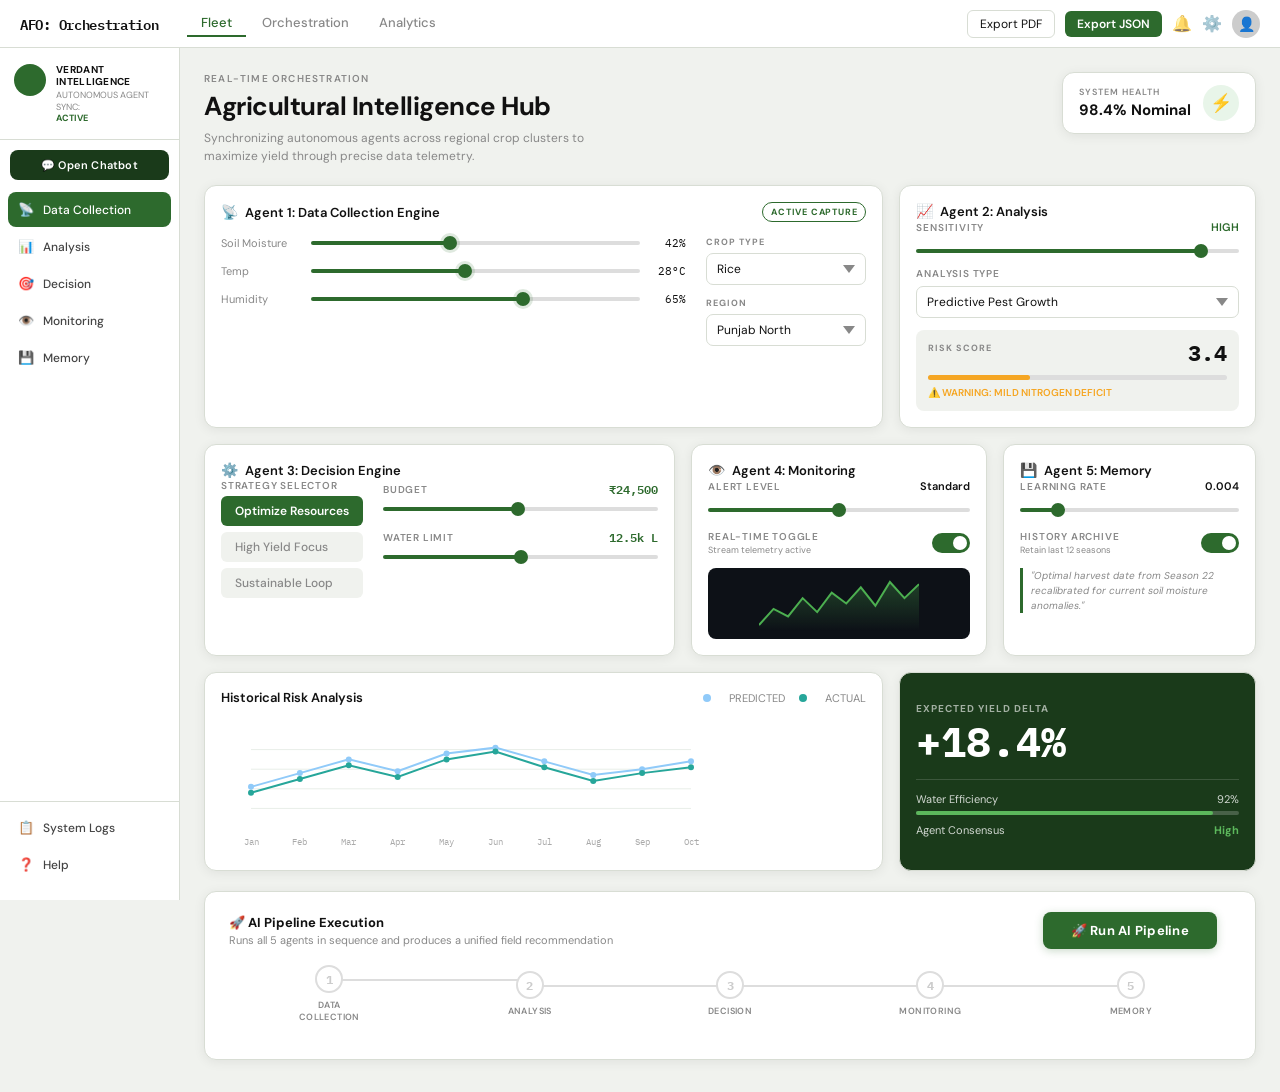
<file: frontend/index.html>
<!DOCTYPE html>
<html lang="en">
<head>
  <meta charset="UTF-8" />
  <meta name="viewport" content="width=device-width, initial-scale=1.0"/>
  <title>AFO: Orchestration – Agricultural Intelligence Hub</title>
  <link rel="stylesheet" href="index.css"/>
  <link href="https://fonts.googleapis.com/css2?family=IBM+Plex+Mono:wght@400;500;600&family=DM+Sans:wght@300;400;500;600;700&display=swap" rel="stylesheet"/>
</head>
<body>

<!-- CHATBOT POPUP -->
<div class="chatbot-popup hidden" id="chatbotPopup">
  <div class="chatbot-header">
    <div class="chatbot-header-title">
      <span class="chatbot-star-icon">✦</span>
      <span>NEURAL ASSISTANT</span>
    </div>
    <button class="chatbot-x-btn" id="chatbotClose" title="Close">✕</button>
  </div>
  <div class="chatbot-body" id="chatMessages">
    <div class="chat-msg-row bot-row">
      <div class="chat-avatar bot-av"></div>
      <div class="chat-bubble bot-bubble">How can I assist with field telemetry today?</div>
    </div>
  </div>
  <div class="chatbot-footer">
    <input type="text" class="chat-text-input" id="chatInput" placeholder="Type a command…" autocomplete="off"/>
    <button class="chat-send-btn" id="chatSend">
      <svg width="14" height="14" viewBox="0 0 24 24" fill="none" stroke="currentColor" stroke-width="2.5" stroke-linecap="round" stroke-linejoin="round">
        <line x1="22" y1="2" x2="11" y2="13"/>
        <polygon points="22 2 15 22 11 13 2 9 22 2"/>
      </svg>
    </button>
  </div>
</div>

<!-- TOP NAV -->
<header class="topnav">
  <div class="topnav-left">
    <span class="brand">AFO: Orchestration</span>
    <nav class="top-tabs">
      <a href="#" class="tab active">Fleet</a>
      <a href="dashboard2.html" class="tab">Orchestration</a>
      <a href="#" class="tab">Analytics</a>
    </nav>
  </div>
  <div class="topnav-right">
    <button class="btn-outline">Export PDF</button>
    <button class="btn-filled">Export JSON</button>
    <span class="icon-btn">🔔</span>
    <span class="icon-btn">⚙️</span>
    <span class="avatar">👤</span>
  </div>
</header>

<div class="layout">

  <!-- SIDEBAR -->
  <aside class="sidebar">
    <div class="sidebar-brand">
      <div class="brand-dot"></div>
      <div>
        <div class="brand-name">Verdant Intelligence</div>
        <div class="brand-sub">AUTONOMOUS AGENT SYNC:<br/><span class="active-tag">ACTIVE</span></div>
      </div>
    </div>
    <button class="chatbot-open-btn" id="openChatbotBtn">💬 Open Chatbot</button>
    <nav class="sidebar-nav">
      <a href="#" class="nav-item active"><span class="nav-icon">📡</span> Data Collection</a>
      <a href="#" class="nav-item"><span class="nav-icon">📊</span> Analysis</a>
      <a href="#" class="nav-item"><span class="nav-icon">🎯</span> Decision</a>
      <a href="#" class="nav-item"><span class="nav-icon">👁️</span> Monitoring</a>
      <a href="#" class="nav-item"><span class="nav-icon">💾</span> Memory</a>
    </nav>
    <div class="sidebar-bottom">
      <a href="#" class="nav-item"><span class="nav-icon">📋</span> System Logs</a>
      <a href="#" class="nav-item"><span class="nav-icon">❓</span> Help</a>
    </div>
  </aside>

  <!-- MAIN CONTENT -->
  <main class="main">

    <!-- PAGE HEADER -->
    <div class="page-header">
      <div class="page-header-left">
        <div class="page-eyebrow">REAL-TIME ORCHESTRATION</div>
        <h1 class="page-title">Agricultural Intelligence Hub</h1>
        <p class="page-desc">Synchronizing autonomous agents across regional crop clusters to maximize yield through precise data telemetry.</p>
      </div>
      <div class="system-health-badge">
        <div>
          <div class="sh-label">SYSTEM HEALTH</div>
          <div class="sh-value">98.4% Nominal</div>
        </div>
        <div class="sh-icon">⚡</div>
      </div>
    </div>

    <!-- AGENTS ROW 1 -->
    <div class="agents-row">

      <!-- Agent 1 -->
      <div class="card agent-wide">
        <div class="card-header-row">
          <div class="card-title"><span class="card-icon">📡</span> Agent 1: Data Collection Engine</div>
          <span class="badge-active">ACTIVE CAPTURE</span>
        </div>
        <div class="agent1-grid">
          <div class="sliders-col">
            <div class="slider-row">
              <span class="slider-label">Soil Moisture</span>
              <input type="range" min="0" max="100" value="42" class="slider" id="soilSlider"/>
              <span class="slider-val" id="soilVal">42%</span>
            </div>
            <div class="slider-row">
              <span class="slider-label">Temp</span>
              <input type="range" min="0" max="60" value="28" class="slider" id="tempSlider"/>
              <span class="slider-val" id="tempVal">28°C</span>
            </div>
            <div class="slider-row">
              <span class="slider-label">Humidity</span>
              <input type="range" min="0" max="100" value="65" class="slider" id="humidSlider"/>
              <span class="slider-val" id="humidVal">65%</span>
            </div>
          </div>
          <div class="selects-col">
            <div class="select-group">
              <label class="select-label">CROP TYPE</label>
              <!-- id added so JS can read this value reliably -->
              <select class="custom-select" id="agent1-crop-select">
                <option>Rice</option><option>Wheat</option><option>Cotton</option>
              </select>
            </div>
            <div class="select-group">
              <label class="select-label">REGION</label>
              <select class="custom-select" id="agent1-region-select">
                <option>Punjab North</option><option>Punjab South</option><option>Haryana</option>
              </select>
            </div>
          </div>
        </div>
      </div>

      <!-- Agent 2 -->
      <div class="card agent-narrow">
        <div class="card-title"><span class="card-icon">📈</span> Agent 2: Analysis</div>
        <div class="field-row">
          <span class="field-label">Sensitivity</span>
          <span class="field-val high">HIGH</span>
        </div>
        <input type="range" min="0" max="100" value="90" class="green-slider"/>
        <div class="field-row mt8"><span class="field-label">ANALYSIS TYPE</span></div>
        <select class="custom-select">
          <option>Predictive Pest Growth</option><option>Yield Estimation</option>
        </select>
        <div class="risk-box">
          <div class="risk-label">RISK SCORE</div>
          <div class="risk-value">3.4</div>
          <div class="risk-bar-wrap"><div class="risk-bar" style="width:34%"></div></div>
          <div class="risk-warn">⚠️ WARNING: MILD NITROGEN DEFICIT</div>
        </div>
      </div>

    </div>

    <!-- AGENTS ROW 2 -->
    <div class="agents-row agents-row2">

      <!-- Agent 3 -->
      <div class="card agent-decision">
        <div class="card-title"><span class="card-icon">⚙️</span> Agent 3: Decision Engine</div>
        <div class="strategy-row">
          <div>
            <div class="field-label mb4">STRATEGY SELECTOR</div>
            <div class="strategy-list">
              <button class="strategy-btn active">Optimize Resources</button>
              <button class="strategy-btn">High Yield Focus</button>
              <button class="strategy-btn">Sustainable Loop</button>
            </div>
          </div>
          <div class="budget-col">
            <div class="budget-row">
              <span class="field-label">Budget</span>
              <span class="budget-val">₹24,500</span>
            </div>
            <input type="range" min="0" max="50000" value="24500" class="green-slider"/>
            <div class="budget-row mt8">
              <span class="field-label">Water Limit</span>
              <span class="budget-val">12.5k L</span>
            </div>
            <input type="range" min="0" max="25000" value="12500" class="green-slider"/>
          </div>
        </div>
      </div>

      <!-- Agent 4 -->
      <div class="card agent-monitor">
        <div class="card-title"><span class="card-icon">👁️</span> Agent 4: Monitoring</div>
        <div class="field-row">
          <span class="field-label">Alert Level</span>
          <span class="field-val">Standard</span>
        </div>
        <input type="range" min="0" max="100" value="50" class="green-slider"/>
        <div class="toggle-row">
          <span class="field-label">Real-time Toggle<br/><span class="toggle-sub">Stream telemetry active</span></span>
          <label class="toggle">
            <input type="checkbox" checked/>
            <span class="toggle-slider"></span>
          </label>
        </div>
        <div class="sparkline-box">
          <canvas id="monitorChart" width="160" height="55"></canvas>
        </div>
      </div>

      <!-- Agent 5 -->
      <div class="card agent-memory">
        <div class="card-title"><span class="card-icon">💾</span> Agent 5: Memory</div>
        <div class="field-row">
          <span class="field-label">Learning Rate</span>
          <span class="field-val">0.004</span>
        </div>
        <input type="range" min="0" max="100" value="15" class="green-slider"/>
        <div class="toggle-row mt8">
          <span class="field-label">History Archive<br/><span class="toggle-sub">Retain last 12 seasons</span></span>
          <label class="toggle">
            <input type="checkbox" checked/>
            <span class="toggle-slider"></span>
          </label>
        </div>
        <div class="memory-quote">
          "Optimal harvest date from Season 22 recalibrated for current soil moisture anomalies."
        </div>
      </div>

    </div>

    <!-- BOTTOM ROW -->
    <div class="bottom-row">
      <div class="card hist-card">
        <div class="card-header-row">
          <span class="card-title">Historical Risk Analysis</span>
          <div class="legend">
            <span class="leg-dot predicted"></span> PREDICTED
            <span class="leg-dot actual"></span> ACTUAL
          </div>
        </div>
        <canvas id="histChart" width="480" height="130"></canvas>
      </div>
      <div class="card yield-card">
        <div class="yield-label">EXPECTED YIELD DELTA</div>
        <div class="yield-value">+18.4%</div>
        <div class="yield-metrics">
          <div class="yield-metric-row">
            <span>Water Efficiency</span><span>92%</span>
          </div>
          <div class="yield-metric-bar"><div class="ymb-fill" style="width:92%"></div></div>
          <div class="yield-metric-row mt8">
            <span>Agent Consensus</span><span class="high">High</span>
          </div>
        </div>
      </div>
    </div>

    <!-- ═══════════════════════════════════════
         RUN AI PIPELINE
    ═══════════════════════════════════════ -->
    <div class="pipeline-section">
      <div class="pipeline-section-header">
        <div>
          <div class="pipeline-section-title">🚀 AI Pipeline Execution</div>
          <div class="pipeline-section-sub">Runs all 5 agents in sequence and produces a unified field recommendation</div>
        </div>
        <div class="pipeline-btn-wrap">
          <button class="btn-pipeline" id="runPipelineBtn">🚀 Run AI Pipeline</button>
          <div class="pipeline-status-text" id="pipelineStatus"></div>
        </div>
      </div>

      <!-- Step progress bar -->
      <div class="pipeline-steps" id="pipelineSteps">
        <div class="pipeline-step" id="step1">
          <div class="step-dot">1</div>
          <div class="step-label">Data<br/>Collection</div>
        </div>
        <div class="pipeline-step" id="step2">
          <div class="step-dot">2</div>
          <div class="step-label">Analysis</div>
        </div>
        <div class="pipeline-step" id="step3">
          <div class="step-dot">3</div>
          <div class="step-label">Decision</div>
        </div>
        <div class="pipeline-step" id="step4">
          <div class="step-dot">4</div>
          <div class="step-label">Monitoring</div>
        </div>
        <div class="pipeline-step" id="step5">
          <div class="step-dot">5</div>
          <div class="step-label">Memory</div>
        </div>
      </div>

      <!-- Result panel -->
      <div class="pipeline-result" id="pipelineResult">
        <div class="result-title">✦ Pipeline Execution Complete — All Agents Synced</div>
        <div class="result-grid">
          <div class="result-item">
            <div class="ri-label">Soil Moisture Status</div>
            <div class="ri-val" id="res-soil">—</div>
          </div>
          <div class="result-item">
            <div class="ri-label">Risk Assessment</div>
            <div class="ri-val" id="res-risk">Score 3.4 · N-Deficit</div>
          </div>
          <div class="result-item">
            <div class="ri-label">Recommended Action</div>
            <div class="ri-val" id="res-action">—</div>
          </div>
          <div class="result-item">
            <div class="ri-label">Expected Yield Delta</div>
            <div class="ri-val positive">+18.4% above baseline</div>
          </div>
          <div class="result-item">
            <div class="ri-label">Water Efficiency</div>
            <div class="ri-val positive">92% — Optimal</div>
          </div>
          <div class="result-item">
            <div class="ri-label">Memory Sync</div>
            <div class="ri-val" id="res-memory">Season 22 applied ✓</div>
          </div>
        </div>
      </div>
    </div>

  </main>
</div>
<script src="index.js"></script>
</body>
</html>
</file>
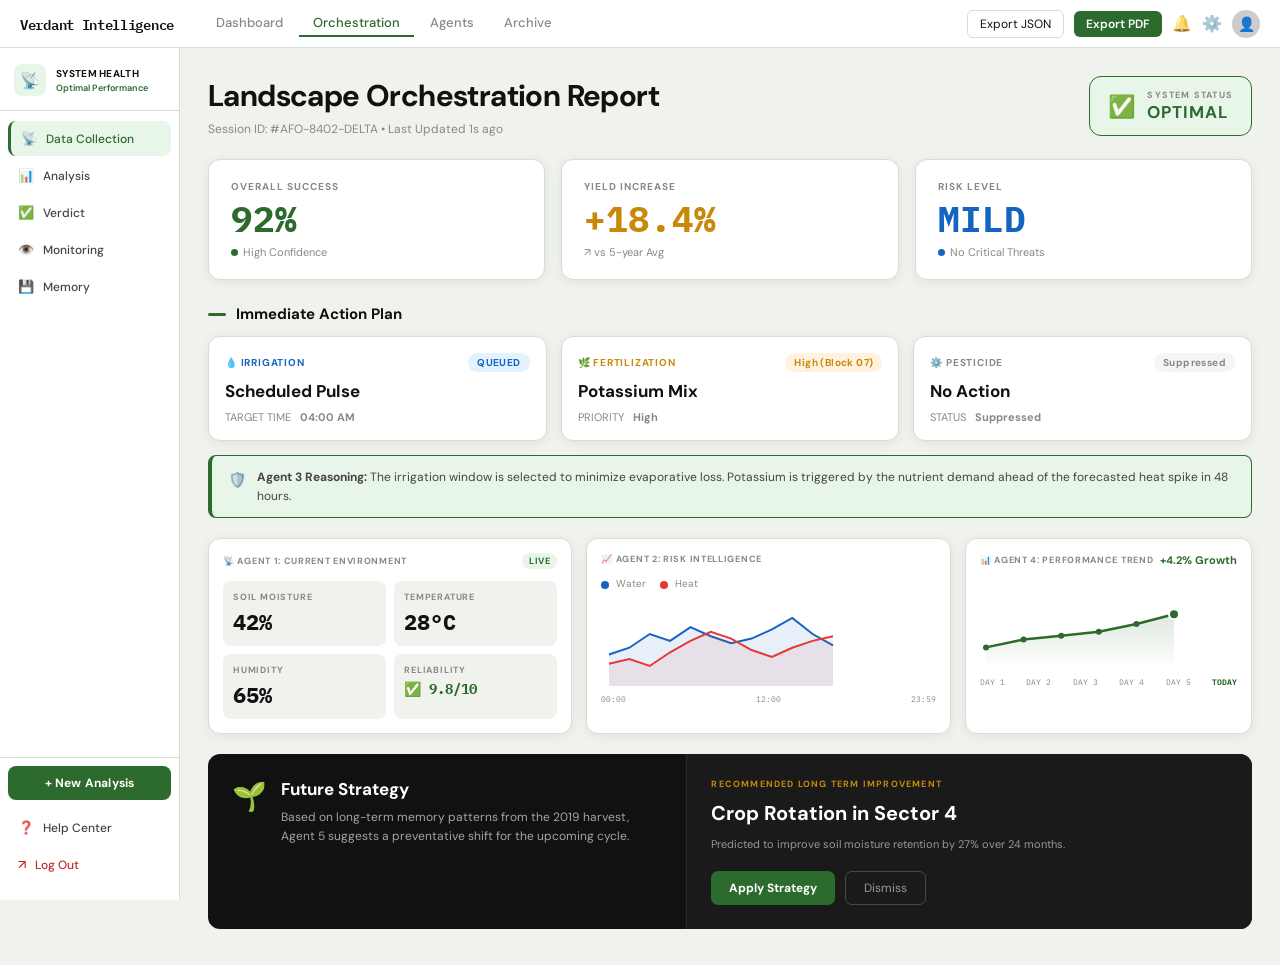
<file: frontend/dashboard2.html>
<!DOCTYPE html>
<html lang="en">
<head>
  <meta charset="UTF-8" />
  <meta name="viewport" content="width=device-width, initial-scale=1.0"/>
  <title>Verdant Intelligence – Landscape Orchestration Report</title>
  <link rel="stylesheet" href="dashboard2.css"/>
  <link href="https://fonts.googleapis.com/css2?family=IBM+Plex+Mono:wght@400;500;600&family=DM+Sans:wght@300;400;500;600;700&display=swap" rel="stylesheet"/>
</head>
<body>

<!-- TOP NAV -->
<header class="topnav">
  <div class="topnav-left">
    <span class="brand">Verdant Intelligence</span>
    <nav class="top-tabs">
      <a href="index.html" class="tab">Dashboard</a>
      <a href="#" class="tab active">Orchestration</a>
      <a href="#" class="tab" id="agentsTab">Agents</a>
      <a href="#" class="tab" id="archiveTab">Archive</a>
    </nav>
  </div>
  <div class="topnav-right">
    <button class="btn-outline" id="exportJsonBtn">Export JSON</button>
    <button class="btn-filled" id="exportPdfBtn">Export PDF</button>
    <span class="icon-btn">🔔</span>
    <span class="icon-btn">⚙️</span>
    <span class="avatar">👤</span>
  </div>
</header>

<div class="layout">
  <!-- SIDEBAR -->
  <aside class="sidebar">
    <div class="sidebar-brand">
      <div class="brand-icon-wrap">
        <span class="brand-icon">📡</span>
      </div>
      <div>
        <div class="brand-name">SYSTEM HEALTH</div>
        <div class="brand-sub">Optimal Performance</div>
      </div>
    </div>
    <nav class="sidebar-nav">
      <a href="#data-collection" class="nav-item" data-section="data-collection"><span class="nav-icon">📡</span> Data Collection</a>
      <a href="#analysis" class="nav-item" data-section="analysis"><span class="nav-icon">📊</span> Analysis</a>
      <a href="#verdict" class="nav-item active" data-section="verdict"><span class="nav-icon">✅</span> Verdict</a>
      <a href="#monitoring" class="nav-item" data-section="monitoring"><span class="nav-icon">👁️</span> Monitoring</a>
      <a href="#memory" class="nav-item" data-section="memory"><span class="nav-icon">💾</span> Memory</a>
    </nav>
    <div class="sidebar-bottom">
      <button class="new-analysis-btn" id="newAnalysisBtn">+ New Analysis</button>
      <a href="#" class="nav-item" id="helpCenterLink"><span class="nav-icon">❓</span> Help Center</a>
      <a href="#" class="nav-item logout" id="logoutLink"><span class="nav-icon">↗️</span> Log Out</a>
    </div>
  </aside>

  <!-- MAIN -->
  <main class="main">

    <!-- REPORT HEADER -->
    <div class="report-header" id="verdict">
      <div class="report-header-left">
        <h1 class="report-title">Landscape Orchestration Report</h1>
        <div class="report-meta">Session ID: #AFO-8402-DELTA &bull; Last Updated <span id="lastUpdated">2m ago</span></div>
      </div>
      <div class="status-badge">
        <div class="status-icon-wrap">✅</div>
        <div>
          <div class="status-label">SYSTEM STATUS</div>
          <div class="status-value">OPTIMAL</div>
        </div>
      </div>
    </div>

    <!-- KPI ROW -->
    <div class="kpi-row">
      <div class="kpi-card">
        <div class="kpi-label">OVERALL SUCCESS</div>
        <div class="kpi-value green">92%</div>
        <div class="kpi-sub"><span class="kpi-dot green-dot"></span> High Confidence</div>
      </div>
      <div class="kpi-card">
        <div class="kpi-label">YIELD INCREASE</div>
        <div class="kpi-value gold">+18.4%</div>
        <div class="kpi-sub">↗ vs 5-year Avg</div>
      </div>
      <div class="kpi-card">
        <div class="kpi-label">RISK LEVEL</div>
        <div class="kpi-value blue">MILD</div>
        <div class="kpi-sub"><span class="kpi-dot blue-dot"></span> No Critical Threats</div>
      </div>
    </div>

    <!-- ACTION PLAN -->
    <div class="section-title">
      <span class="section-line"></span> Immediate Action Plan
    </div>
    <div class="action-row">
      <div class="action-card">
        <div class="action-top">
          <div class="action-label irrigation">💧 IRRIGATION</div>
          <span class="action-tag queued">QUEUED</span>
        </div>
        <div class="action-name">Scheduled Pulse</div>
        <div class="action-meta" id="action-meta-0">TARGET TIME &nbsp; <strong>04:00 AM</strong></div>
      </div>
      <div class="action-card">
        <div class="action-top">
          <div class="action-label fertilization">🌿 FERTILIZATION</div>
          <span class="action-tag high-block">High (Block 07)</span>
        </div>
        <div class="action-name">Potassium Mix</div>
        <div class="action-meta">PRIORITY &nbsp; <strong>High</strong></div>
      </div>
      <div class="action-card">
        <div class="action-top">
          <div class="action-label pesticide">⚙️ PESTICIDE</div>
          <span class="action-tag suppressed">Suppressed</span>
        </div>
        <div class="action-name">No Action</div>
        <div class="action-meta">STATUS &nbsp; <strong>Suppressed</strong></div>
      </div>
    </div>

    <!-- AGENT REASONING -->
    <div class="reasoning-bar">
      <span class="reasoning-icon">🛡️</span>
      <span>
        <strong>Agent 3 Reasoning:</strong> The irrigation window is selected to minimize evaporative loss.
        Potassium is triggered by the nutrient demand ahead of the forecasted heat spike in 48 hours.
      </span>
    </div>

    <!-- AGENT DATA ROW -->
    <div class="agent-data-row">

      <!-- Agent 1: Current Environment -->
      <div class="card agent-env" id="data-collection">
        <div class="agent-card-header">
          <span class="agent-tag">📡 AGENT 1: CURRENT ENVIRONMENT</span>
          <span class="live-tag">LIVE</span>
        </div>
        <div class="env-grid">
          <div class="env-cell">
            <div class="env-label">SOIL MOISTURE</div>
            <div class="env-value">42%</div>
          </div>
          <div class="env-cell">
            <div class="env-label">TEMPERATURE</div>
            <div class="env-value">28°C</div>
          </div>
          <div class="env-cell">
            <div class="env-label">HUMIDITY</div>
            <div class="env-value">65%</div>
          </div>
          <div class="env-cell">
            <div class="env-label">RELIABILITY</div>
            <div class="env-value small-green">✅ 9.8/10</div>
          </div>
        </div>
      </div>

      <!-- Agent 2: Risk Intelligence -->
      <div class="card agent-risk" id="analysis">
        <div class="agent-card-header">
          <span class="agent-tag">📈 AGENT 2: RISK INTELLIGENCE</span>
        </div>
        <div class="risk-legend">
          <span><span class="risk-dot water-dot"></span> Water</span>
          <span><span class="risk-dot heat-dot"></span> Heat</span>
        </div>
        <canvas id="riskChart" width="240" height="90"></canvas>
        <div class="risk-time-labels">
          <span>00:00</span><span>12:00</span><span>23:59</span>
        </div>
      </div>

      <!-- Agent 4: Performance Trend -->
      <div class="card agent-perf" id="monitoring">
        <div class="agent-card-header">
          <span class="agent-tag">📊 AGENT 4: PERFORMANCE TREND</span>
          <span class="growth-tag">+4.2% Growth</span>
        </div>
        <canvas id="perfChart" width="200" height="90"></canvas>
        <div class="perf-labels">
          <span>DAY 1</span><span>DAY 2</span><span>DAY 3</span>
          <span>DAY 4</span><span>DAY 5</span><span class="today-lbl">TODAY</span>
        </div>
      </div>

    </div>

    <!-- FUTURE STRATEGY -->
    <div class="future-card" id="memory">
      <div class="future-left">
        <div class="future-icon">🌱</div>
        <div>
          <div class="future-title">Future Strategy</div>
          <div class="future-desc">
            Based on long-term memory patterns from the 2019 harvest, Agent 5 suggests
            a preventative shift for the upcoming cycle.
          </div>
        </div>
      </div>
      <div class="future-right">
        <div class="future-rec-label">RECOMMENDED LONG TERM IMPROVEMENT</div>
        <div class="future-rec-title">Crop Rotation in Sector 4</div>
        <div class="future-rec-desc">Predicted to improve soil moisture retention by 27% over 24 months.</div>
        <div class="future-actions">
          <button class="apply-btn" id="applyBtn">Apply Strategy</button>
          <button class="dismiss-btn" id="dismissBtn">Dismiss</button>
        </div>
      </div>
    </div>

  </main>
</div>

<div class="modal-shell hidden" id="helpModal">
  <div class="modal-backdrop" data-close-modal="helpModal"></div>
  <section class="modal-panel">
    <div class="modal-header">
      <div>
        <div class="modal-eyebrow">Support</div>
        <h2 class="modal-title">Help Center</h2>
      </div>
      <button class="modal-close" data-close-modal="helpModal" aria-label="Close help center">×</button>
    </div>
    <div class="modal-body">
      <div class="info-card">
        <h3>How to use this report</h3>
        <p>Use the left sidebar to jump between field data, risk analysis, monitoring, and memory recommendations. Open Agents for a quick system-wide summary, or Archive to save and reopen past runs.</p>
      </div>
      <div class="info-card">
        <h3>Troubleshooting</h3>
        <p>If live analysis is empty, run the pipeline again from the dashboard page and make sure the backend is running on port 8000.</p>
      </div>
      <div class="info-card">
        <h3>Quick actions</h3>
        <p>`New Analysis` starts a fresh run, `Export JSON` downloads the current result, and `Log Out` clears local session data from this browser.</p>
      </div>
    </div>
  </section>
</div>

<div class="modal-shell hidden" id="agentsModal">
  <div class="modal-backdrop" data-close-modal="agentsModal"></div>
  <section class="modal-panel modal-panel-wide">
    <div class="modal-header">
      <div>
        <div class="modal-eyebrow">System View</div>
        <h2 class="modal-title">Agent Status Board</h2>
      </div>
      <button class="modal-close" data-close-modal="agentsModal" aria-label="Close agents panel">×</button>
    </div>
    <div class="modal-body">
      <div class="agent-summary-grid" id="agentSummaryGrid"></div>
    </div>
  </section>
</div>

<div class="modal-shell hidden" id="archiveModal">
  <div class="modal-backdrop" data-close-modal="archiveModal"></div>
  <section class="modal-panel modal-panel-wide">
    <div class="modal-header">
      <div>
        <div class="modal-eyebrow">History</div>
        <h2 class="modal-title">Archive</h2>
      </div>
      <div class="modal-actions">
        <button class="btn-outline" id="saveArchiveBtn">Save Current Report</button>
        <button class="modal-close" data-close-modal="archiveModal" aria-label="Close archive">×</button>
      </div>
    </div>
    <div class="modal-body">
      <div class="archive-list" id="archiveList"></div>
    </div>
  </section>
</div>

<div class="toast" id="appToast" aria-live="polite"></div>

<script src="dashboard2.js"></script>
</body>
</html>
</file>
<file: frontend/index.css>
/* ===== CSS VARIABLES ===== */
:root {
  --bg: #f0f2ee;
  --surface: #ffffff;
  --green-dark: #1a3a1a;
  --green-primary: #2d6a2d;
  --green-bright: #3a8a3a;
  --green-light: #4caf50;
  --green-accent: #5cb85c;
  --green-pale: #e8f5e9;
  --text-dark: #111;
  --text-mid: #444;
  --text-muted: #888;
  --border: #d8ddd4;
  --warning: #f5a623;
  --font-main: 'DM Sans', sans-serif;
  --font-mono: 'IBM Plex Mono', monospace;
  --radius: 12px;
  --shadow: 0 2px 12px rgba(0,0,0,0.07);
}

*, *::before, *::after { box-sizing: border-box; margin: 0; padding: 0; }

body {
  font-family: var(--font-main);
  background: var(--bg);
  color: var(--text-dark);
  font-size: 13px;
  min-height: 100vh;
  display: flex;
  flex-direction: column;
}

/* ═══════════════════════════════════════
   CHATBOT POPUP
═══════════════════════════════════════ */
.chatbot-popup {
  position: fixed;
  bottom: 24px;
  left: 196px;
  width: 320px;
  height: 400px;
  background: #fff;
  border-radius: 16px;
  box-shadow: 0 8px 40px rgba(0,0,0,0.18), 0 2px 12px rgba(0,0,0,0.10);
  display: flex;
  flex-direction: column;
  z-index: 9999;
  overflow: hidden;
  border: 1px solid #d0d8cc;
  transform: translateY(0) scale(1);
  opacity: 1;
  transition: transform 0.25s cubic-bezier(0.34, 1.56, 0.64, 1),
              opacity 0.2s ease;
}
.chatbot-popup.hidden {
  transform: translateY(20px) scale(0.95);
  opacity: 0;
  pointer-events: none;
}
.chatbot-header {
  display: flex;
  align-items: center;
  justify-content: space-between;
  background: var(--green-dark);
  padding: 12px 14px;
  flex-shrink: 0;
}
.chatbot-header-title {
  display: flex;
  align-items: center;
  gap: 8px;
  color: #fff;
  font-size: 11px;
  font-weight: 700;
  letter-spacing: 1.2px;
  font-family: var(--font-mono);
}
.chatbot-star-icon {
  color: #8bc34a;
  font-size: 14px;
  animation: pulse-star 2s infinite;
}
@keyframes pulse-star {
  0%, 100% { opacity: 1; transform: scale(1); }
  50% { opacity: 0.7; transform: scale(1.2); }
}
.chatbot-x-btn {
  background: rgba(255,255,255,0.12);
  border: none;
  color: rgba(255,255,255,0.8);
  width: 24px;
  height: 24px;
  border-radius: 50%;
  cursor: pointer;
  font-size: 12px;
  display: flex;
  align-items: center;
  justify-content: center;
  transition: 0.15s;
  font-family: var(--font-main);
}
.chatbot-x-btn:hover { background: rgba(255,255,255,0.25); color: #fff; }
.chatbot-body {
  flex: 1;
  overflow-y: auto;
  padding: 16px 14px;
  display: flex;
  flex-direction: column;
  gap: 12px;
  background: #f7f9f6;
}
.chatbot-body::-webkit-scrollbar { width: 4px; }
.chatbot-body::-webkit-scrollbar-thumb { background: #ccc; border-radius: 2px; }
.chat-msg-row { display: flex; align-items: flex-end; gap: 8px; }
.bot-row { justify-content: flex-start; }
.user-row { justify-content: flex-end; }
.chat-avatar { width: 30px; height: 30px; border-radius: 50%; flex-shrink: 0; }
.bot-av { background: var(--green-primary); }
.user-av { background: #bbb; }
.chat-bubble {
  max-width: 210px;
  padding: 10px 13px;
  border-radius: 14px;
  font-size: 12px;
  line-height: 1.5;
  word-break: break-word;
}
.bot-bubble { background: #fff; color: var(--text-dark); border: 1px solid var(--border); border-bottom-left-radius: 4px; }
.user-bubble { background: var(--green-dark); color: #fff; border-bottom-right-radius: 4px; }
.typing-bubble {
  background: #fff;
  border: 1px solid var(--border);
  border-radius: 14px;
  border-bottom-left-radius: 4px;
  padding: 10px 14px;
  display: flex;
  gap: 4px;
  align-items: center;
}
.typing-dot {
  width: 6px; height: 6px; border-radius: 50%;
  background: var(--green-primary); opacity: 0.6;
  animation: typing-bounce 1.2s infinite;
}
.typing-dot:nth-child(2) { animation-delay: 0.2s; }
.typing-dot:nth-child(3) { animation-delay: 0.4s; }
@keyframes typing-bounce {
  0%, 80%, 100% { transform: translateY(0); opacity: 0.6; }
  40% { transform: translateY(-5px); opacity: 1; }
}
.chatbot-footer {
  display: flex;
  align-items: center;
  gap: 8px;
  padding: 10px 12px;
  background: #fff;
  border-top: 1px solid var(--border);
  flex-shrink: 0;
}
.chat-text-input {
  flex: 1;
  padding: 8px 12px;
  border: 1px solid #ddd;
  border-radius: 22px;
  font-size: 12px;
  font-family: var(--font-main);
  background: #f4f6f3;
  outline: none;
  color: var(--text-dark);
  transition: border-color 0.2s;
}
.chat-text-input:focus { border-color: var(--green-primary); background: #fff; }
.chat-text-input::placeholder { color: #bbb; }
.chat-send-btn {
  width: 32px; height: 32px;
  background: var(--green-primary);
  border: none; border-radius: 50%;
  color: #fff; cursor: pointer;
  display: flex; align-items: center; justify-content: center;
  flex-shrink: 0;
  transition: background 0.15s, transform 0.1s;
}
.chat-send-btn:hover { background: var(--green-bright); transform: scale(1.07); }
.chat-send-btn:active { transform: scale(0.95); }

/* ═══════════════════════════════════════
   TOP NAV
═══════════════════════════════════════ */
.topnav {
  display: flex;
  align-items: center;
  justify-content: space-between;
  background: var(--surface);
  border-bottom: 1px solid var(--border);
  padding: 0 20px;
  height: 48px;
  position: sticky;
  top: 0;
  z-index: 100;
}
.topnav-left { display: flex; align-items: center; gap: 28px; }
.brand { font-family: var(--font-mono); font-weight: 600; font-size: 14px; color: var(--text-dark); letter-spacing: -0.3px; }
.top-tabs { display: flex; gap: 2px; }
.tab {
  padding: 4px 14px; font-size: 13px; font-weight: 500; color: var(--text-muted);
  text-decoration: none; border-bottom: 2px solid transparent; transition: all 0.2s;
}
.tab.active, .tab:hover { color: var(--green-primary); border-bottom-color: var(--green-primary); }
.topnav-right { display: flex; align-items: center; gap: 10px; }
.btn-outline {
  padding: 5px 12px; border: 1.5px solid var(--border); background: transparent;
  border-radius: 6px; font-size: 12px; font-family: var(--font-main); cursor: pointer; color: var(--text-dark); transition: 0.2s;
}
.btn-outline:hover { border-color: var(--green-primary); color: var(--green-primary); }
.btn-filled {
  padding: 5px 12px; background: var(--green-primary); color: #fff;
  border: none; border-radius: 6px; font-size: 12px; font-family: var(--font-main); cursor: pointer; font-weight: 600;
}
.icon-btn { cursor: pointer; font-size: 16px; opacity: 0.7; }
.avatar { width: 28px; height: 28px; border-radius: 50%; background: #ccc; display: flex; align-items: center; justify-content: center; font-size: 14px; }

/* ═══════════════════════════════════════
   LAYOUT
═══════════════════════════════════════ */
.layout { display: flex; flex: 1; min-height: calc(100vh - 48px); }

/* ═══════════════════════════════════════
   SIDEBAR
═══════════════════════════════════════ */
.sidebar {
  width: 180px; min-width: 180px;
  background: var(--surface);
  border-right: 1px solid var(--border);
  display: flex; flex-direction: column;
  padding: 16px 0;
  position: sticky; top: 48px;
  height: calc(100vh - 48px);
  overflow-y: auto;
}
.sidebar-brand {
  display: flex; align-items: flex-start; gap: 10px;
  padding: 0 14px 14px;
  border-bottom: 1px solid var(--border);
  margin-bottom: 10px;
}
.brand-dot { width: 32px; height: 32px; border-radius: 50%; background: var(--green-primary); flex-shrink: 0; }
.brand-name { font-size: 10px; font-weight: 700; color: var(--text-dark); line-height: 1.2; text-transform: uppercase; letter-spacing: 0.3px; }
.brand-sub { font-size: 9px; color: var(--text-muted); margin-top: 2px; line-height: 1.3; }
.active-tag { color: var(--green-primary); font-weight: 700; }
.chatbot-open-btn {
  margin: 0 10px 12px;
  padding: 8px 10px;
  background: var(--green-dark);
  color: #fff;
  border: none;
  border-radius: 8px;
  font-size: 11px;
  font-family: var(--font-main);
  font-weight: 600;
  cursor: pointer;
  text-align: center;
  letter-spacing: 0.2px;
  transition: background 0.2s, transform 0.1s;
}
.chatbot-open-btn:hover { background: var(--green-primary); }
.chatbot-open-btn:active { transform: scale(0.97); }
.sidebar-nav { flex: 1; padding: 0 8px; }
.nav-item {
  display: flex; align-items: center; gap: 9px;
  padding: 9px 10px; border-radius: 8px;
  color: var(--text-mid); text-decoration: none;
  font-size: 12px; font-weight: 500; transition: 0.15s; margin-bottom: 2px;
}
.nav-item:hover { background: var(--green-pale); color: var(--green-primary); }
.nav-item.active { background: var(--green-primary); color: #fff; }
.nav-icon { font-size: 13px; }
.sidebar-bottom { padding: 8px 8px 0; border-top: 1px solid var(--border); margin-top: 8px; }

/* ═══════════════════════════════════════
   MAIN
═══════════════════════════════════════ */
.main { flex: 1; padding: 24px 24px 32px; overflow-y: auto; }

/* PAGE HEADER */
.page-header { display: flex; align-items: flex-start; justify-content: space-between; margin-bottom: 20px; }
.page-eyebrow { font-size: 10px; font-weight: 600; letter-spacing: 1.2px; color: var(--text-muted); text-transform: uppercase; margin-bottom: 4px; }
.page-title { font-size: 26px; font-weight: 700; color: var(--text-dark); letter-spacing: -0.5px; margin-bottom: 6px; }
.page-desc { font-size: 12px; color: var(--text-muted); max-width: 420px; line-height: 1.5; }
.system-health-badge {
  display: flex; align-items: center; gap: 12px;
  background: var(--surface); border: 1px solid var(--border);
  border-radius: 12px; padding: 12px 16px; box-shadow: var(--shadow);
}
.sh-label { font-size: 9px; font-weight: 600; letter-spacing: 1px; color: var(--text-muted); text-transform: uppercase; }
.sh-value { font-size: 15px; font-weight: 700; color: var(--text-dark); margin-top: 2px; }
.sh-icon { width: 36px; height: 36px; border-radius: 50%; background: var(--green-pale); display: flex; align-items: center; justify-content: center; font-size: 18px; }

/* CARDS */
.card {
  background: var(--surface); border-radius: var(--radius);
  border: 1px solid var(--border); padding: 16px; box-shadow: var(--shadow);
}
.card-header-row { display: flex; align-items: center; justify-content: space-between; margin-bottom: 14px; }
.card-title { font-size: 13px; font-weight: 600; color: var(--text-dark); display: flex; align-items: center; gap: 7px; }
.card-icon { font-size: 14px; }
.badge-active {
  font-size: 9px; font-weight: 700; letter-spacing: 0.8px;
  color: var(--green-primary); border: 1.5px solid var(--green-primary);
  padding: 3px 8px; border-radius: 20px; text-transform: uppercase;
}

/* AGENT ROWS */
.agents-row { display: flex; gap: 16px; margin-bottom: 16px; align-items: stretch; }
.agent-wide { flex: 2; }
.agent-narrow { flex: 1; }
.agents-row2 { align-items: stretch; }
.agent-decision { flex: 2; }
.agent-monitor { flex: 1.2; }
.agent-memory { flex: 1; }

/* AGENT 1 */
.agent1-grid { display: flex; gap: 20px; }
.sliders-col { flex: 1; display: flex; flex-direction: column; gap: 14px; }
.selects-col { flex: 0 0 160px; display: flex; flex-direction: column; gap: 12px; }
.slider-row { display: flex; align-items: center; gap: 10px; }
.slider-label { font-size: 11px; color: var(--text-muted); width: 80px; flex-shrink: 0; }
.slider-val { font-size: 11px; font-family: var(--font-mono); color: var(--text-dark); width: 36px; text-align: right; flex-shrink: 0; }
.slider {
  -webkit-appearance: none; appearance: none;
  flex: 1; height: 4px; border-radius: 2px;
  background: #ddd; /* JS overrides this with gradient on load+input */
  outline: none; cursor: pointer;
}
.slider::-webkit-slider-thumb {
  -webkit-appearance: none; width: 14px; height: 14px; border-radius: 50%;
  background: var(--green-primary); cursor: pointer;
  box-shadow: 0 0 0 3px rgba(45,106,45,0.15);
}
.slider::-moz-range-thumb {
  width: 14px; height: 14px; border-radius: 50%; border: none;
  background: var(--green-primary); cursor: pointer;
  box-shadow: 0 0 0 3px rgba(45,106,45,0.15);
}
.green-slider {
  -webkit-appearance: none; appearance: none;
  width: 100%; height: 4px; border-radius: 2px;
  background: #ddd; /* JS overrides this with gradient on load+input */
  outline: none; cursor: pointer; margin: 6px 0;
}
.green-slider::-webkit-slider-thumb {
  -webkit-appearance: none; width: 14px; height: 14px; border-radius: 50%; border: none;
  background: var(--green-primary); cursor: pointer;
}
.green-slider::-moz-range-thumb {
  width: 14px; height: 14px; border-radius: 50%; border: none;
  background: var(--green-primary); cursor: pointer;
}
.btn-pipeline.success-btn {
  background: #1b5e20;
  cursor: pointer;
  box-shadow: 0 2px 8px rgba(27,94,32,0.3);
}
.select-group { display: flex; flex-direction: column; gap: 5px; }
.select-label { font-size: 9px; font-weight: 700; letter-spacing: 1px; color: var(--text-muted); text-transform: uppercase; }
.custom-select {
  width: 100%; padding: 7px 10px; border: 1px solid var(--border); border-radius: 7px;
  font-size: 12px; font-family: var(--font-main); color: var(--text-dark);
  background: #fff; cursor: pointer; outline: none; appearance: none;
  background-image: url("data:image/svg+xml,%3Csvg xmlns='http://www.w3.org/2000/svg' width='12' height='8' viewBox='0 0 12 8'%3E%3Cpath fill='%23888' d='M6 8L0 0h12z'/%3E%3C/svg%3E");
  background-repeat: no-repeat; background-position: right 10px center;
}

/* AGENT 2 */
.field-row { display: flex; align-items: center; justify-content: space-between; margin-bottom: 6px; }
.field-label { font-size: 10px; font-weight: 600; color: var(--text-muted); text-transform: uppercase; letter-spacing: 0.8px; }
.field-val { font-size: 11px; font-weight: 600; color: var(--text-dark); }
.field-val.high { color: var(--green-primary); }
.mt8 { margin-top: 8px; }
.mb4 { margin-bottom: 4px; }
.risk-box { background: var(--bg); border-radius: 8px; padding: 12px; margin-top: 12px; }
.risk-label { font-size: 9px; font-weight: 700; letter-spacing: 1px; color: var(--text-muted); text-transform: uppercase; }
.risk-value { font-size: 22px; font-weight: 700; color: var(--text-dark); font-family: var(--font-mono); text-align: right; margin-top: -16px; }
.risk-bar-wrap { height: 5px; background: #ddd; border-radius: 3px; margin: 8px 0 6px; }
.risk-bar { height: 100%; background: var(--warning); border-radius: 3px; }
.risk-warn { font-size: 10px; color: var(--warning); font-weight: 600; }

/* AGENT 3 */
.strategy-row { display: flex; gap: 20px; }
.strategy-list { display: flex; flex-direction: column; gap: 6px; margin-top: 4px; }
.strategy-btn {
  padding: 7px 14px; border-radius: 6px; border: none;
  font-size: 12px; font-family: var(--font-main); cursor: pointer;
  text-align: left; background: #f0f2ee; color: var(--text-muted);
  transition: 0.15s; font-weight: 500;
}
.strategy-btn.active { background: var(--green-primary); color: #fff; font-weight: 600; }
.strategy-btn:hover:not(.active) { background: var(--green-pale); color: var(--green-primary); }
.budget-col { flex: 1; display: flex; flex-direction: column; gap: 2px; }
.budget-row { display: flex; justify-content: space-between; align-items: center; }
.budget-val { font-size: 12px; font-weight: 600; color: var(--green-primary); font-family: var(--font-mono); }

/* AGENT 4 */
.toggle-row { display: flex; align-items: center; justify-content: space-between; margin-top: 12px; }
.toggle-sub { font-size: 9px; color: var(--text-muted); font-weight: 400; text-transform: none; letter-spacing: 0; }
.toggle { position: relative; width: 38px; height: 20px; }
.toggle input { opacity: 0; width: 0; height: 0; }
.toggle-slider {
  position: absolute; top: 0; left: 0; right: 0; bottom: 0;
  background: #ccc; border-radius: 10px; cursor: pointer; transition: 0.3s;
}
.toggle input:checked + .toggle-slider { background: var(--green-primary); }
.toggle-slider::before {
  content: ''; position: absolute; width: 14px; height: 14px;
  background: #fff; border-radius: 50%; top: 3px; left: 3px; transition: 0.3s;
}
.toggle input:checked + .toggle-slider::before { transform: translateX(18px); }
.sparkline-box {
  background: #0d1117; border-radius: 8px; padding: 8px; margin-top: 12px;
  display: flex; align-items: center; justify-content: center;
}

/* AGENT 5 */
.memory-quote {
  font-size: 10px; color: var(--text-muted); font-style: italic;
  border-left: 3px solid var(--green-primary); padding-left: 8px; margin-top: 12px; line-height: 1.5;
}

/* BOTTOM ROW */
.bottom-row { display: flex; gap: 16px; align-items: stretch; }
.hist-card { flex: 2; }
.yield-card {
  flex: 1; background: var(--green-dark); color: #fff;
  display: flex; flex-direction: column; justify-content: center;
}
.yield-label { font-size: 10px; font-weight: 700; letter-spacing: 1px; text-transform: uppercase; color: rgba(255,255,255,0.6); margin-bottom: 6px; }
.yield-value { font-size: 42px; font-weight: 700; font-family: var(--font-mono); color: #fff; line-height: 1; margin-bottom: 16px; }
.yield-metrics { border-top: 1px solid rgba(255,255,255,0.15); padding-top: 12px; }
.yield-metric-row { display: flex; justify-content: space-between; font-size: 11px; color: rgba(255,255,255,0.8); margin-bottom: 5px; }
.yield-metric-row .high { color: var(--green-accent); font-weight: 700; }
.yield-metric-bar { height: 4px; background: rgba(255,255,255,0.2); border-radius: 2px; margin-bottom: 6px; }
.ymb-fill { height: 100%; background: var(--green-accent); border-radius: 2px; }
.legend { display: flex; align-items: center; gap: 14px; font-size: 11px; color: var(--text-muted); }
.leg-dot { width: 8px; height: 8px; border-radius: 50%; display: inline-block; margin-right: 4px; }
.leg-dot.predicted { background: #90caf9; }
.leg-dot.actual { background: #26a69a; }

/* ═══════════════════════════════════════
   RUN AI PIPELINE — below bottom row
═══════════════════════════════════════ */
.pipeline-section {
  margin-top: 20px;
  background: var(--surface);
  border: 1px solid var(--border);
  border-radius: var(--radius);
  padding: 20px 24px;
  box-shadow: var(--shadow);
}
.pipeline-section-header {
  display: flex;
  align-items: center;
  justify-content: space-between;
  margin-bottom: 16px;
}
.pipeline-section-title {
  font-size: 13px;
  font-weight: 700;
  color: var(--text-dark);
  display: flex;
  align-items: center;
  gap: 8px;
}
.pipeline-section-sub {
  font-size: 11px;
  color: var(--text-muted);
  margin-top: 2px;
}
.pipeline-btn-wrap {
  display: flex;
  align-items: center;
  gap: 14px;
}
.btn-pipeline {
  padding: 10px 28px;
  background: var(--green-primary);
  color: #fff;
  border: none;
  border-radius: 8px;
  font-size: 13px;
  font-weight: 700;
  font-family: var(--font-main);
  cursor: pointer;
  display: flex;
  align-items: center;
  gap: 8px;
  letter-spacing: 0.02em;
  transition: background 0.2s, transform 0.1s, box-shadow 0.2s;
  box-shadow: 0 2px 8px rgba(45,106,45,0.25);
}
.btn-pipeline:hover {
  background: var(--green-bright);
  box-shadow: 0 4px 16px rgba(45,106,45,0.35);
}
.btn-pipeline:active { transform: scale(0.97); }
.btn-pipeline.running {
  background: #aac9aa;
  cursor: not-allowed;
  box-shadow: none;
}
.btn-pipeline.success-btn {
  background: #1b5e20;
  cursor: pointer;
  box-shadow: 0 2px 8px rgba(27,94,32,0.3);
}
.pipeline-status-text {
  font-size: 12px;
  color: var(--text-muted);
  font-family: var(--font-mono);
  min-height: 18px;
  display: flex;
  align-items: center;
  gap: 8px;
}
.pipeline-status-text.success { color: var(--green-primary); font-weight: 600; }
.pipeline-spinner {
  display: inline-block;
  width: 12px;
  height: 12px;
  border: 2px solid #ccc;
  border-top-color: var(--green-primary);
  border-radius: 50%;
  animation: spin 0.7s linear infinite;
  flex-shrink: 0;
}
@keyframes spin { to { transform: rotate(360deg); } }

/* Pipeline steps progress */
.pipeline-steps {
  display: flex;
  align-items: center;
  gap: 0;
  margin-bottom: 16px;
}
.pipeline-step {
  display: flex;
  flex-direction: column;
  align-items: center;
  flex: 1;
  position: relative;
}
.pipeline-step:not(:last-child)::after {
  content: '';
  position: absolute;
  top: 14px;
  left: 50%;
  width: 100%;
  height: 2px;
  background: #ddd;
  z-index: 0;
  transition: background 0.4s;
}
.pipeline-step.done:not(:last-child)::after { background: var(--green-primary); }
.step-dot {
  width: 28px;
  height: 28px;
  border-radius: 50%;
  border: 2px solid #ddd;
  background: #fff;
  display: flex;
  align-items: center;
  justify-content: center;
  font-size: 12px;
  z-index: 1;
  position: relative;
  transition: all 0.3s;
  color: #ccc;
  font-weight: 700;
  font-family: var(--font-mono);
}
.pipeline-step.active .step-dot {
  border-color: var(--green-primary);
  color: var(--green-primary);
  box-shadow: 0 0 0 4px rgba(45,106,45,0.1);
}
.pipeline-step.done .step-dot {
  border-color: var(--green-primary);
  background: var(--green-primary);
  color: #fff;
}
.step-label {
  font-size: 9px;
  color: var(--text-muted);
  margin-top: 6px;
  text-align: center;
  font-weight: 600;
  letter-spacing: 0.4px;
  text-transform: uppercase;
  white-space: nowrap;
}
.pipeline-step.active .step-label { color: var(--green-primary); }
.pipeline-step.done .step-label { color: var(--green-primary); }

/* Result panel */
.pipeline-result {
  display: none;
  background: var(--green-pale);
  border: 1px solid #b2dfb2;
  border-radius: 8px;
  padding: 14px 16px;
  margin-top: 14px;
}
.pipeline-result.visible { display: block; }
.result-title {
  font-size: 12px;
  font-weight: 700;
  color: var(--green-primary);
  margin-bottom: 10px;
  display: flex;
  align-items: center;
  gap: 6px;
}
.result-grid {
  display: grid;
  grid-template-columns: 1fr 1fr 1fr;
  gap: 10px;
}
.result-item {
  background: #fff;
  border-radius: 7px;
  padding: 10px 12px;
  border: 1px solid #c8e6c9;
}
.ri-label {
  font-size: 9px;
  font-weight: 700;
  letter-spacing: 0.8px;
  text-transform: uppercase;
  color: var(--text-muted);
  margin-bottom: 4px;
}
.ri-val {
  font-size: 12px;
  font-weight: 600;
  color: var(--text-dark);
  font-family: var(--font-mono);
}
.ri-val.positive { color: var(--green-primary); }
</file>
<file: frontend/dashboard2.css>
/* ===== CSS VARIABLES ===== */
:root {
  --bg: #f0f2ee;
  --surface: #ffffff;
  --green-dark: #1a3a1a;
  --green-primary: #2d6a2d;
  --green-bright: #3a8a3a;
  --green-light: #4caf50;
  --green-accent: #5cb85c;
  --green-pale: #e8f5e9;
  --text-dark: #111;
  --text-mid: #444;
  --text-muted: #888;
  --border: #d8ddd4;
  --gold: #c8890a;
  --blue: #1565c0;
  --font-main: 'DM Sans', sans-serif;
  --font-mono: 'IBM Plex Mono', monospace;
  --radius: 12px;
  --shadow: 0 2px 12px rgba(0,0,0,0.07);
}

*, *::before, *::after { box-sizing: border-box; margin: 0; padding: 0; }

body {
  font-family: var(--font-main);
  background: var(--bg);
  color: var(--text-dark);
  font-size: 13px;
  min-height: 100vh;
  display: flex;
  flex-direction: column;
}

/* ═══════════════════════════════════════
   TOP NAV
═══════════════════════════════════════ */
.topnav {
  display: flex; align-items: center; justify-content: space-between;
  background: var(--surface); border-bottom: 1px solid var(--border);
  padding: 0 20px; height: 48px; position: sticky; top: 0; z-index: 100;
}
.topnav-left { display: flex; align-items: center; gap: 28px; }
.brand { font-family: var(--font-mono); font-weight: 600; font-size: 14px; color: var(--text-dark); letter-spacing: -0.3px; }
.top-tabs { display: flex; gap: 2px; }
.tab {
  padding: 4px 14px; font-size: 13px; font-weight: 500; color: var(--text-muted);
  text-decoration: none; border-bottom: 2px solid transparent; transition: all 0.2s;
}
.tab.active, .tab:hover { color: var(--green-primary); border-bottom-color: var(--green-primary); }
.topnav-right { display: flex; align-items: center; gap: 10px; }
.btn-outline {
  padding: 5px 12px; border: 1.5px solid var(--border); background: transparent;
  border-radius: 6px; font-size: 12px; font-family: var(--font-main); cursor: pointer; color: var(--text-dark); transition: 0.2s;
}
.btn-outline:hover { border-color: var(--green-primary); color: var(--green-primary); }
.btn-filled {
  padding: 5px 12px; background: var(--green-primary); color: #fff;
  border: none; border-radius: 6px; font-size: 12px; font-family: var(--font-main); cursor: pointer; font-weight: 600;
}
.icon-btn { cursor: pointer; font-size: 16px; opacity: 0.7; }
.avatar { width: 28px; height: 28px; border-radius: 50%; background: #ccc; display: flex; align-items: center; justify-content: center; font-size: 14px; }

/* ═══════════════════════════════════════
   LAYOUT
═══════════════════════════════════════ */
.layout { display: flex; flex: 1; min-height: calc(100vh - 48px); }

/* ═══════════════════════════════════════
   SIDEBAR
═══════════════════════════════════════ */
.sidebar {
  width: 180px; min-width: 180px; background: var(--surface);
  border-right: 1px solid var(--border); display: flex; flex-direction: column;
  padding: 16px 0; position: sticky; top: 48px;
  height: calc(100vh - 48px); overflow-y: auto;
}
.sidebar-brand {
  display: flex; align-items: center; gap: 10px;
  padding: 0 14px 14px; border-bottom: 1px solid var(--border); margin-bottom: 10px;
}
.brand-icon-wrap {
  width: 32px; height: 32px; border-radius: 8px;
  background: var(--green-pale); display: flex; align-items: center; justify-content: center;
  flex-shrink: 0;
}
.brand-icon { font-size: 16px; }
.brand-name { font-size: 10px; font-weight: 700; color: var(--text-dark); text-transform: uppercase; letter-spacing: 0.3px; }
.brand-sub { font-size: 9px; color: var(--green-primary); font-weight: 600; margin-top: 2px; }
.sidebar-nav { flex: 1; padding: 0 8px; }
.nav-item {
  display: flex; align-items: center; gap: 9px; padding: 9px 10px;
  border-radius: 8px; color: var(--text-mid); text-decoration: none;
  font-size: 12px; font-weight: 500; transition: 0.15s; margin-bottom: 2px;
}
.nav-item:hover { background: var(--green-pale); color: var(--green-primary); }
.nav-item.active {
  background: var(--green-pale); color: var(--green-primary);
  border-left: 3px solid var(--green-primary);
}
.nav-item.logout { color: #c62828; }
.nav-icon { font-size: 13px; }
.sidebar-bottom { padding: 8px 8px 0; border-top: 1px solid var(--border); margin-top: 8px; }
.new-analysis-btn {
  width: calc(100% - 0px); margin: 0 0 10px; padding: 9px;
  background: var(--green-primary); color: #fff; border: none; border-radius: 8px;
  font-size: 12px; font-family: var(--font-main); font-weight: 700;
  cursor: pointer; letter-spacing: 0.2px; transition: background 0.2s;
}
.new-analysis-btn:hover { background: var(--green-bright); }

/* ═══════════════════════════════════════
   MAIN
═══════════════════════════════════════ */
.main { flex: 1; padding: 28px 28px 36px; overflow-y: auto; }

/* REPORT HEADER */
.report-header { display: flex; align-items: flex-start; justify-content: space-between; margin-bottom: 22px; }
.report-title { font-size: 30px; font-weight: 700; color: var(--text-dark); letter-spacing: -0.6px; margin-bottom: 6px; }
.report-meta { font-size: 12px; color: var(--text-muted); }
.status-badge {
  display: flex; align-items: center; gap: 12px;
  background: var(--green-pale); border: 1.5px solid var(--green-primary);
  border-radius: 12px; padding: 12px 18px;
}
.status-icon-wrap { font-size: 22px; }
.status-label { font-size: 9px; font-weight: 700; letter-spacing: 1.2px; color: var(--text-muted); text-transform: uppercase; }
.status-value { font-size: 17px; font-weight: 700; color: var(--green-primary); letter-spacing: 1px; }

/* KPI ROW */
.kpi-row { display: flex; gap: 16px; margin-bottom: 24px; }
.kpi-card {
  flex: 1; background: var(--surface); border: 1px solid var(--border);
  border-radius: var(--radius); padding: 20px 22px; box-shadow: var(--shadow);
}
.kpi-label { font-size: 10px; font-weight: 700; letter-spacing: 1px; color: var(--text-muted); text-transform: uppercase; margin-bottom: 8px; }
.kpi-value { font-size: 36px; font-weight: 700; font-family: var(--font-mono); line-height: 1; margin-bottom: 8px; }
.kpi-value.green { color: var(--green-primary); }
.kpi-value.gold { color: var(--gold); }
.kpi-value.blue { color: var(--blue); }
.kpi-sub { font-size: 11px; color: var(--text-muted); display: flex; align-items: center; gap: 5px; }
.kpi-dot { width: 7px; height: 7px; border-radius: 50%; display: inline-block; }
.kpi-dot.green-dot { background: var(--green-primary); }
.kpi-dot.blue-dot { background: var(--blue); }

/* SECTION TITLE */
.section-title {
  display: flex; align-items: center; gap: 10px;
  font-size: 15px; font-weight: 700; color: var(--text-dark); margin-bottom: 12px;
}
.section-line { width: 18px; height: 3px; background: var(--green-primary); border-radius: 2px; }

/* ACTION PLAN */
.action-row { display: flex; gap: 14px; margin-bottom: 14px; }
.action-card {
  flex: 1; background: var(--surface); border: 1px solid var(--border);
  border-radius: var(--radius); padding: 16px; box-shadow: var(--shadow);
}
.action-top { display: flex; align-items: center; justify-content: space-between; margin-bottom: 8px; }
.action-label { font-size: 10px; font-weight: 700; letter-spacing: 0.8px; text-transform: uppercase; }
.action-label.irrigation { color: #1565c0; }
.action-label.fertilization { color: var(--gold); }
.action-label.pesticide { color: var(--text-muted); }
.action-name { font-size: 17px; font-weight: 700; color: var(--text-dark); margin-bottom: 8px; }
.action-meta { font-size: 11px; color: var(--text-muted); }
.action-tag {
  font-size: 10px; font-weight: 700; padding: 3px 9px; border-radius: 20px; letter-spacing: 0.4px;
}
.action-tag.queued { background: #e3f2fd; color: #1565c0; }
.action-tag.high-block { background: #fff3e0; color: var(--gold); }
.action-tag.suppressed { background: #f5f5f5; color: #888; }

/* REASONING BAR */
.reasoning-bar {
  display: flex; align-items: flex-start; gap: 10px;
  background: var(--green-pale); border: 1px solid var(--green-primary);
  border-left: 4px solid var(--green-primary); border-radius: 8px;
  padding: 12px 16px; margin-bottom: 20px; font-size: 12px; color: var(--text-mid); line-height: 1.55;
}
.reasoning-icon { font-size: 15px; flex-shrink: 0; margin-top: 1px; }

/* AGENT DATA ROW */
.agent-data-row { display: flex; gap: 14px; margin-bottom: 20px; align-items: stretch; }
.card { background: var(--surface); border-radius: var(--radius); border: 1px solid var(--border); padding: 14px; box-shadow: var(--shadow); }
.agent-env { flex: 1.3; }
.agent-risk { flex: 1.3; }
.agent-perf { flex: 1; }
.agent-card-header { display: flex; align-items: center; justify-content: space-between; margin-bottom: 12px; }
.agent-tag { font-size: 9px; font-weight: 700; letter-spacing: 0.7px; color: var(--text-muted); text-transform: uppercase; }
.live-tag { font-size: 9px; font-weight: 700; color: var(--green-primary); background: var(--green-pale); padding: 2px 7px; border-radius: 20px; letter-spacing: 0.5px; }
.growth-tag { font-size: 11px; font-weight: 700; color: var(--green-primary); }

/* Env grid */
.env-grid { display: grid; grid-template-columns: 1fr 1fr; gap: 8px; }
.env-cell { background: var(--bg); border-radius: 8px; padding: 10px; }
.env-label { font-size: 9px; font-weight: 700; letter-spacing: 0.8px; color: var(--text-muted); text-transform: uppercase; margin-bottom: 4px; }
.env-value { font-size: 22px; font-weight: 700; color: var(--text-dark); font-family: var(--font-mono); }
.env-value.small-green { font-size: 14px; color: var(--green-primary); }

/* Risk chart */
.risk-legend { display: flex; gap: 14px; font-size: 10px; color: var(--text-muted); margin-bottom: 6px; }
.risk-dot { width: 8px; height: 8px; border-radius: 50%; display: inline-block; margin-right: 4px; vertical-align: middle; }
.risk-dot.water-dot { background: #1565c0; }
.risk-dot.heat-dot { background: #e53935; }
.risk-time-labels { display: flex; justify-content: space-between; font-size: 8px; color: var(--text-muted); margin-top: 4px; font-family: var(--font-mono); }

/* Perf labels */
.perf-labels { display: flex; justify-content: space-between; font-size: 8px; color: var(--text-muted); margin-top: 4px; font-family: var(--font-mono); }
.today-lbl { color: var(--green-primary); font-weight: 700; }

/* FUTURE STRATEGY */
.future-card { display: flex; background: #111; border-radius: var(--radius); overflow: hidden; color: #fff; }
.future-left {
  flex: 1; padding: 24px; display: flex; align-items: flex-start; gap: 14px;
  border-right: 1px solid rgba(255,255,255,0.1);
}
.future-icon { font-size: 28px; flex-shrink: 0; }
.future-title { font-size: 17px; font-weight: 700; margin-bottom: 8px; }
.future-desc { font-size: 12px; color: rgba(255,255,255,0.62); line-height: 1.55; }
.future-right {
  flex: 1.2; padding: 24px; background: #1a1a1a;
  display: flex; flex-direction: column; justify-content: center; gap: 6px;
}
.future-rec-label { font-size: 9px; font-weight: 700; letter-spacing: 1.2px; color: var(--gold); text-transform: uppercase; margin-bottom: 4px; }
.future-rec-title { font-size: 20px; font-weight: 700; color: #fff; margin-bottom: 4px; }
.future-rec-desc { font-size: 11px; color: rgba(255,255,255,0.55); line-height: 1.5; margin-bottom: 12px; }
.future-actions { display: flex; gap: 10px; }
.apply-btn {
  padding: 8px 18px; background: var(--green-primary); color: #fff;
  border: none; border-radius: 7px; font-size: 12px; font-family: var(--font-main);
  font-weight: 700; cursor: pointer; transition: background 0.2s, transform 0.1s;
}
.apply-btn:hover { background: var(--green-bright); }
.apply-btn:active { transform: scale(0.97); }
.dismiss-btn {
  padding: 8px 18px; background: transparent; color: rgba(255,255,255,0.55);
  border: 1px solid rgba(255,255,255,0.2); border-radius: 7px;
  font-size: 12px; font-family: var(--font-main); cursor: pointer; transition: 0.2s;
}
.dismiss-btn:hover { background: rgba(255,255,255,0.08); }

.modal-shell.hidden,
.toast:not(.visible) {
  display: none;
}

.modal-shell {
  position: fixed;
  inset: 0;
  z-index: 300;
}

.modal-backdrop {
  position: absolute;
  inset: 0;
  background: rgba(12, 18, 12, 0.5);
  backdrop-filter: blur(2px);
}

.modal-panel {
  position: relative;
  width: min(92vw, 620px);
  max-height: 84vh;
  margin: 6vh auto;
  background: var(--surface);
  border: 1px solid var(--border);
  border-radius: 18px;
  box-shadow: 0 24px 80px rgba(0,0,0,0.2);
  overflow: hidden;
}

.modal-panel-wide {
  width: min(94vw, 900px);
}

.modal-header {
  display: flex;
  align-items: center;
  justify-content: space-between;
  gap: 16px;
  padding: 22px 24px 16px;
  border-bottom: 1px solid var(--border);
}

.modal-eyebrow {
  font-size: 10px;
  letter-spacing: 1px;
  text-transform: uppercase;
  color: var(--text-muted);
  font-weight: 700;
  margin-bottom: 6px;
}

.modal-title {
  font-size: 24px;
  letter-spacing: -0.4px;
}

.modal-body {
  padding: 20px 24px 24px;
  overflow-y: auto;
  max-height: calc(84vh - 88px);
}

.modal-close {
  width: 36px;
  height: 36px;
  border-radius: 50%;
  border: 1px solid var(--border);
  background: #fff;
  cursor: pointer;
  font-size: 20px;
  line-height: 1;
}

.modal-actions {
  display: flex;
  align-items: center;
  gap: 10px;
}

.info-card,
.agent-summary-card,
.archive-item {
  background: #f8faf7;
  border: 1px solid var(--border);
  border-radius: 14px;
}

.info-card {
  padding: 16px 18px;
  margin-bottom: 14px;
}

.info-card h3 {
  font-size: 15px;
  margin-bottom: 8px;
}

.info-card p {
  color: var(--text-mid);
  line-height: 1.55;
}

.agent-summary-grid {
  display: grid;
  grid-template-columns: repeat(auto-fit, minmax(220px, 1fr));
  gap: 14px;
}

.agent-summary-card {
  padding: 16px;
}

.agent-summary-top {
  display: flex;
  justify-content: space-between;
  gap: 12px;
  margin-bottom: 10px;
}

.agent-summary-name {
  font-size: 16px;
  font-weight: 700;
}

.agent-summary-role {
  font-size: 11px;
  color: var(--text-muted);
  text-transform: uppercase;
  letter-spacing: 0.8px;
}

.agent-summary-status {
  align-self: flex-start;
  background: var(--green-pale);
  color: var(--green-primary);
  border-radius: 999px;
  padding: 4px 10px;
  font-size: 11px;
  font-weight: 700;
}

.agent-summary-detail {
  color: var(--text-mid);
  line-height: 1.5;
}

.archive-list {
  display: flex;
  flex-direction: column;
  gap: 12px;
}

.archive-item {
  display: flex;
  justify-content: space-between;
  gap: 16px;
  padding: 16px;
}

.archive-item-title {
  font-size: 16px;
  font-weight: 700;
  margin-bottom: 6px;
}

.archive-item-meta {
  font-size: 11px;
  color: var(--text-muted);
  margin-bottom: 4px;
}

.archive-item-summary {
  color: var(--text-mid);
}

.archive-item-actions {
  display: flex;
  gap: 10px;
  align-items: center;
}

.empty-state {
  padding: 28px 20px;
  text-align: center;
  color: var(--text-muted);
  border: 1px dashed var(--border);
  border-radius: 14px;
  background: #fbfcfa;
}

.toast {
  position: fixed;
  right: 18px;
  bottom: 18px;
  z-index: 350;
  background: #1e3d1e;
  color: #fff;
  padding: 12px 16px;
  border-radius: 12px;
  box-shadow: 0 14px 30px rgba(0,0,0,0.2);
  font-size: 12px;
  max-width: 320px;
}

html {
  scroll-behavior: smooth;
}

@media print {
  .sidebar,
  .topnav,
  .future-actions,
  .modal-shell,
  .toast {
    display: none !important;
  }

  .main {
    padding: 0;
  }
}

@media (max-width: 1100px) {
  .kpi-row,
  .action-row,
  .agent-data-row,
  .future-card {
    flex-direction: column;
  }

  .archive-item {
    flex-direction: column;
  }

  .archive-item-actions {
    justify-content: flex-start;
  }
}
</file>
